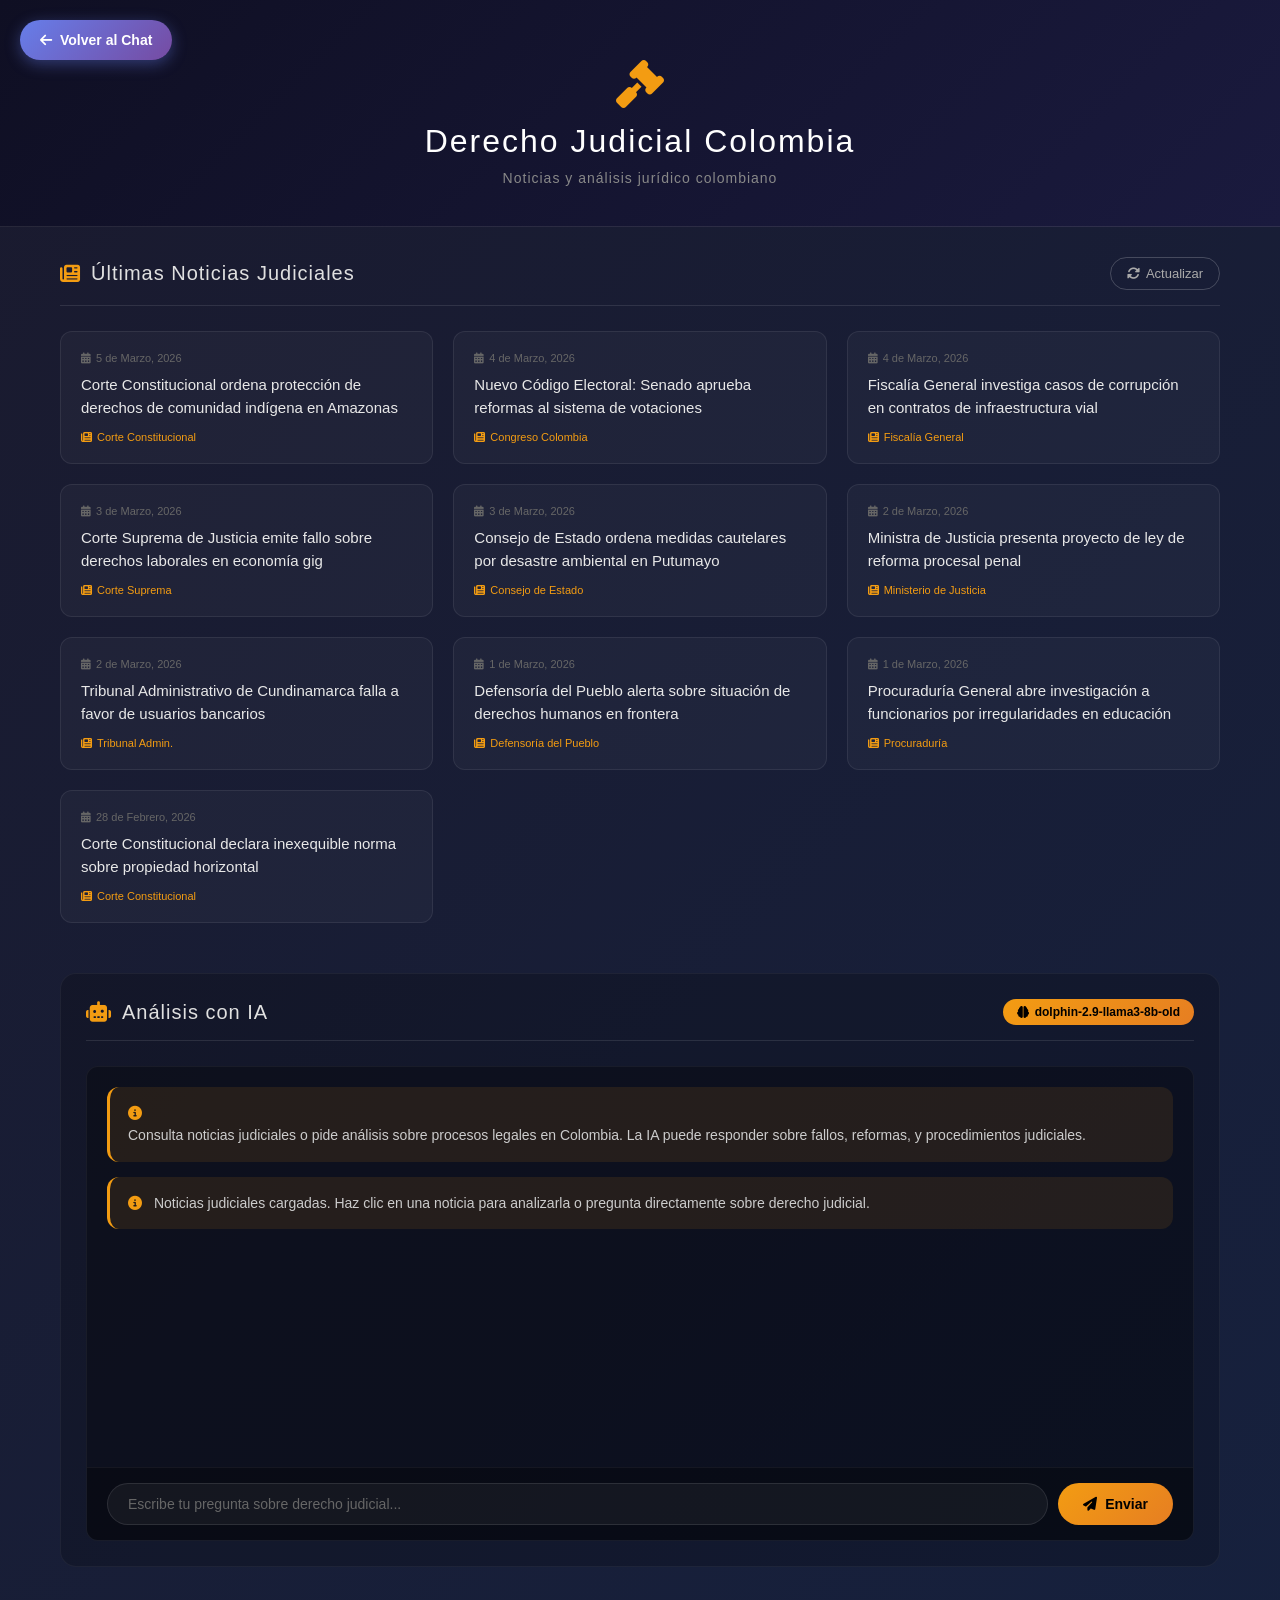
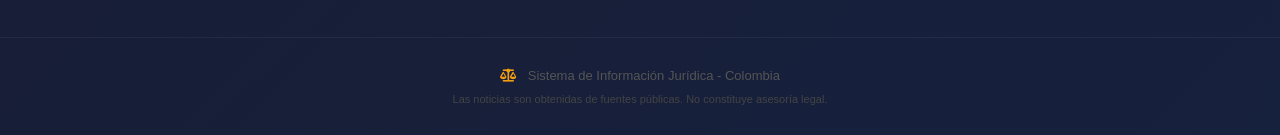
<file: derechojudicial.html>
<!DOCTYPE html>
<html lang="es">
<head>
    <meta charset="UTF-8">
    <meta name="viewport" content="width=device-width, initial-scale=1.0">
    <title>Derecho Judicial - Colombia</title>
    <link rel="stylesheet" href="derechojudicial.css">
    <link rel="stylesheet" href="https://cdnjs.cloudflare.com/ajax/libs/font-awesome/6.4.0/css/all.min.css">
</head>
<body>
    <!-- Botón para volver al chat -->
    <button class="btn-volver" onclick="window.location.href='index.html'">
        <i class="fas fa-arrow-left"></i> Volver al Chat
    </button>

    <!-- Header -->
    <header>
        <div class="header-content">
            <i class="fas fa-gavel"></i>
            <h1>Derecho Judicial Colombia</h1>
            <p>Noticias y análisis jurídico colombiano</p>
        </div>
    </header>

    <!-- Sección de noticias -->
    <main>
        <section class="noticias-section">
            <div class="section-header">
                <h2><i class="fas fa-newspaper"></i> Últimas Noticias Judiciales</h2>
                <button class="btn-actualizar" onclick="cargarNoticias()">
                    <i class="fas fa-sync-alt"></i> Actualizar
                </button>
            </div>
            
            <div id="noticias-container" class="noticias-grid">
                <div class="loading">
                    <i class="fas fa-spinner fa-spin"></i>
                    Cargando noticias judiciales...
                </div>
            </div>
        </section>

        <!-- Sección de análisis IA -->
        <section class="analisis-section">
            <div class="section-header">
                <h2><i class="fas fa-robot"></i> Análisis con IA</h2>
                <span class="modelo-badge">
                    <i class="fas fa-brain"></i> dolphin-2.9-llama3-8b-old
                </span>
            </div>
            
            <!-- Chat de análisis -->
            <div id="chat-analisis" class="chat-container">
                <div class="chat-messages" id="mensajes-analisis">
                    <div class="mensaje-sistema">
                        <i class="fas fa-info-circle"></i>
                        <p>Consulta noticias judiciales o pide análisis sobre procesos legales en Colombia. La IA puede responder sobre fallos, reformas, y procedimientos judiciales.</p>
                    </div>
                </div>
                
                <div class="chat-input-area">
                    <input type="text" id="pregunta-analisis" placeholder="Escribe tu pregunta sobre derecho judicial..." 
                           onkeypress="if(event.key==='Enter')enviarPregunta()">
                    <button class="btn-enviar" onclick="enviarPregunta()">
                        <i class="fas fa-paper-plane"></i> Enviar
                    </button>
                </div>
            </div>
        </section>
    </main>

    <!-- Footer -->
    <footer>
        <p><i class="fas fa-balance-scale"></i> Sistema de Información Jurídica - Colombia</p>
        <p class="disclaimer">Las noticias son obtenidas de fuentes públicas. No constituye asesoría legal.</p>
    </footer>

    <script src="derechojudicial.js"></script>
</body>
</html>
</file>
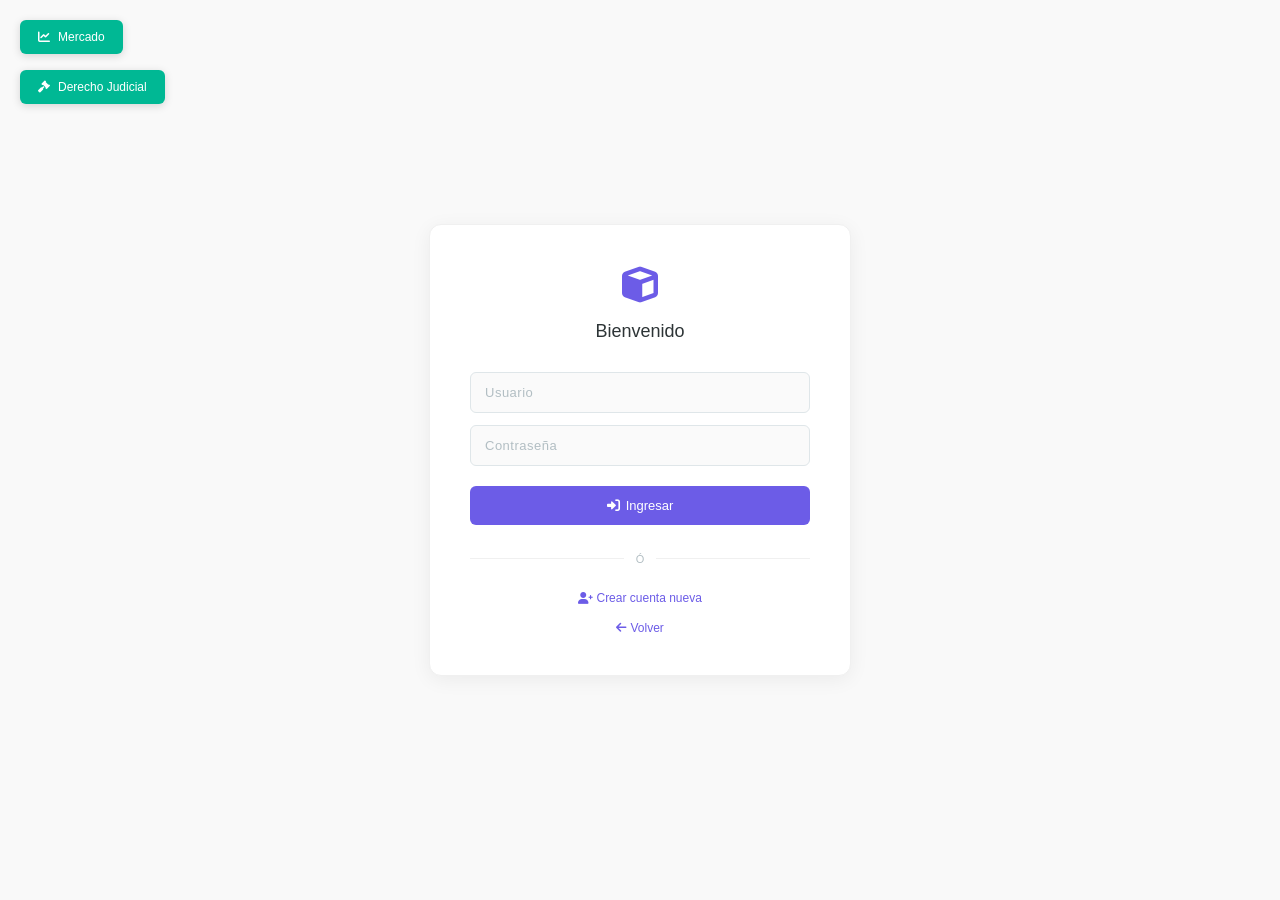
<file: ingreso.html>
<!DOCTYPE html>
<html lang="es">

<head>
    <meta charset="UTF-8">
    <meta name="viewport" content="width=device-width, initial-scale=1.0">
    <title>Ingreso - Vector Prisma</title>
    <!--Estilos para concordancia-->
    <link rel="stylesheet" href="index.css">
    <link rel="stylesheet" href="animacion_index.css">
    <link rel="stylesheet" href="Sender.css">
    <link rel="stylesheet" href="Registro_usuario.css">
    
    <!-- Font Awesome para íconos -->
    <link rel="stylesheet" href="https://cdnjs.cloudflare.com/ajax/libs/font-awesome/6.0.0/css/all.min.css">
    
    <style>
        body.seccion-entrada {
            display: flex;
            justify-content: center;
            align-items: center;
            min-height: 100vh;
            background: #f9f9f9;
        }
        
        .contenedor_ingreso {
            background: #ffffff;
            padding: 40px;
            border-radius: 12px;
            box-shadow: 0 4px 20px rgba(0, 0, 0, 0.06);
            width: 100%;
            max-width: 340px;
            text-align: center;
            border: 1px solid #f0f0f0;
        }
        
        .contenedor_ingreso .logo {
            font-size: 36px;
            color: #6c5ce7;
            margin-bottom: 8px;
        }
        
        .contenedor_ingreso h2 {
            color: #2d3436;
            margin-bottom: 30px;
            font-size: 18px;
            font-weight: 500;
        }
        
        .contenedor_ingreso .chat_input {
            width: 100%;
            padding: 12px 14px;
            margin-bottom: 12px;
            border: 1px solid #dfe6e9;
            border-radius: 6px;
            font-size: 13px;
            transition: all 0.2s;
            box-sizing: border-box;
            background: #fafafa;
            color: #2d3436;
        }
        
        .contenedor_ingreso .chat_input:focus {
            border-color: #6c5ce7;
            outline: none;
            background: #fff;
        }
        
        .contenedor_ingreso .chat_input::placeholder {
            color: #b2bec3;
        }
        
        .contenedor_ingreso .boton-ingresar {
            width: 100%;
            padding: 12px;
            background: #6c5ce7;
            color: white;
            border: none;
            border-radius: 6px;
            font-size: 13px;
            font-weight: 500;
            cursor: pointer;
            transition: all 0.2s;
            margin-top: 8px;
            display: flex;
            align-items: center;
            justify-content: center;
            gap: 6px;
        }
        
        .contenedor_ingreso .boton-ingresar:hover {
            background: #5b4cdb;
        }
        
        .contenedor_ingreso .boton-ingresar:disabled {
            background: #b2bec3;
            cursor: not-allowed;
        }
        
        .contenedor_ingreso a {
            display: block;
            text-align: center;
            font-size: 12px;
            color: #6c5ce7;
            text-decoration: none;
            margin-top: 16px;
            transition: color 0.2s;
        }
        
        .contenedor_ingreso a:hover {
            color: #5b4cdb;
        }
        
        .contenedor_ingreso .divider {
            margin: 24px 0;
            position: relative;
            text-align: center;
        }
        
        .contenedor_ingreso .divider::before {
            content: '';
            position: absolute;
            left: 0;
            top: 50%;
            width: 100%;
            height: 1px;
            background: #f0f0f0;
        }
        
        .contenedor_ingreso .divider span {
            background: #fff;
            padding: 0 12px;
            color: #b2bec3;
            font-size: 11px;
            position: relative;
        }
        
        .contenedor_ingreso .mensaje-error {
            color: #d63031;
            font-size: 12px;
            margin-bottom: 12px;
            padding: 10px;
            border-radius: 6px;
            background: #fff5f5;
            display: none;
        }
        
        .contenedor_ingreso .mensaje-error.visible {
            display: block;
        }
        
        .contenedor_ingreso .loading {
            display: inline-block;
            width: 14px;
            height: 14px;
            border: 2px solid #ffffff;
            border-radius: 50%;
            border-top-color: transparent;
            animation: spin 0.8s linear infinite;
        }
        
        @keyframes spin {
            to { transform: rotate(360deg); }
        }
        
        /* Botón de Mercado fijo */
        .btn-mercado-fijo {
            position: fixed;
            top: 20px;
            left: 20px;
            display: flex;
            align-items: center;
            gap: 8px;
            padding: 10px 18px;
            font-size: 12px;
            font-weight: 500;
            color: #fff;
            background: #00b894;
            border: none;
            border-radius: 6px;
            cursor: pointer;
            transition: all 0.2s ease;
            box-shadow: 0 2px 8px rgba(0, 0, 0, 0.15);
            z-index: 1000;
        }
        
        .btn-mercado-fijo:hover {
            background: #00a383;
            transform: scale(1.05);
        }
    </style>
</head>

<body class="seccion-entrada">
    
    <!-- Botón de mercado -->
    <button class="btn-mercado-fijo" onclick="window.location.href='mercado.html'">
        <i class="fas fa-chart-line"></i> Mercado
    </button>
    
    <!-- Botón de derecho judicial -->
    <button class="btn-mercado-fijo" style="top: 70px;" onclick="window.location.href='derechojudicial.html'">
        <i class="fas fa-gavel"></i> Derecho Judicial
    </button>
    
    <div id="sistema_operativo"></div>
    <div class="contenedor_ingreso">
        <div class="logo">
            <i class="fas fa-cube"></i>
        </div>
        <h2>Bienvenido</h2>
        
        <div id="mensaje-error" class="mensaje-error"></div>
        
        <input type="text" id="ingreso_usuario" placeholder="Usuario" class="chat_input">
        <input type="password" id="ingreso_pass" placeholder="Contraseña" class="chat_input">

        <button id="boton-ingresar" class="boton-ingresar" onclick="ejecutarIngreso()">
            <i class="fas fa-sign-in-alt"></i> <span>Ingresar</span>
        </button>

        <div class="divider">
            <span>Ó</span>
        </div>

        <a href="Registro_usuario.html">
            <i class="fas fa-user-plus"></i> Crear cuenta nueva
        </a>
        
        <a href="index.html">
            <i class="fas fa-arrow-left"></i> Volver
        </a>
    </div>
    
    <script src="conexionbdAdominio.js"></script>
    <script>
        async function ejecutarIngreso() {
            const usuario = document.getElementById('ingreso_usuario').value.trim();
            const pass = document.getElementById('ingreso_pass').value.trim();
            const boton = document.getElementById('boton-ingresar');
            const mensajeError = document.getElementById('mensaje-error');
            
            // Resetear mensaje de error
            mensajeError.classList.remove('visible');
            mensajeError.textContent = '';
            
            if (!usuario || !pass) {
                mensajeError.textContent = 'Por favor complete todos los campos';
                mensajeError.classList.add('visible');
                return;
            }
            
            // Mostrar estado de carga
            boton.disabled = true;
            boton.innerHTML = '<span class="loading"></span> Verificando...';
            
            try {
                // Verificar credenciales usando la función de la base de datos
                const esValido = await window.verificarCredenciales(usuario, pass);
                
                if (esValido) {
                    // Actualizar UI
                    if (window.GestorConversaciones && window.GestorConversaciones.recargarParaUsuario) {
                        window.GestorConversaciones.recargarParaUsuario();
                    }
                    if (window.BarraTokens && window.BarraTokens.actualizarBotonIngreso) {
                        window.BarraTokens.actualizarBotonIngreso();
                    }
                    // Credenciales correctas - redirigir
                    window.location.href = 'index.html';
                } else {
                    // Credenciales incorrectas
                    mensajeError.textContent = 'Usuario o contraseña incorrectos';
                    mensajeError.classList.add('visible');
                }
            } catch (error) {
                console.error('Error en el login:', error);
                mensajeError.textContent = 'Error de conexión. Por favor intente más tarde.';
                mensajeError.classList.add('visible');
            } finally {
                // Restaurar botón
                boton.disabled = false;
                boton.innerHTML = '<i class="fas fa-sign-in-alt"></i> <span>Ingresar</span>';
            }
        }
        
        // Permitir enter para enviar
        document.getElementById('ingreso_pass').addEventListener('keypress', function(e) {
            if (e.key === 'Enter') {
                ejecutarIngreso();
            }
        });
        
        // También permitir enter en el usuario
        document.getElementById('ingreso_usuario').addEventListener('keypress', function(e) {
            if (e.key === 'Enter') {
                ejecutarIngreso();
            }
        });
    </script>
</body>

</html>
</file>
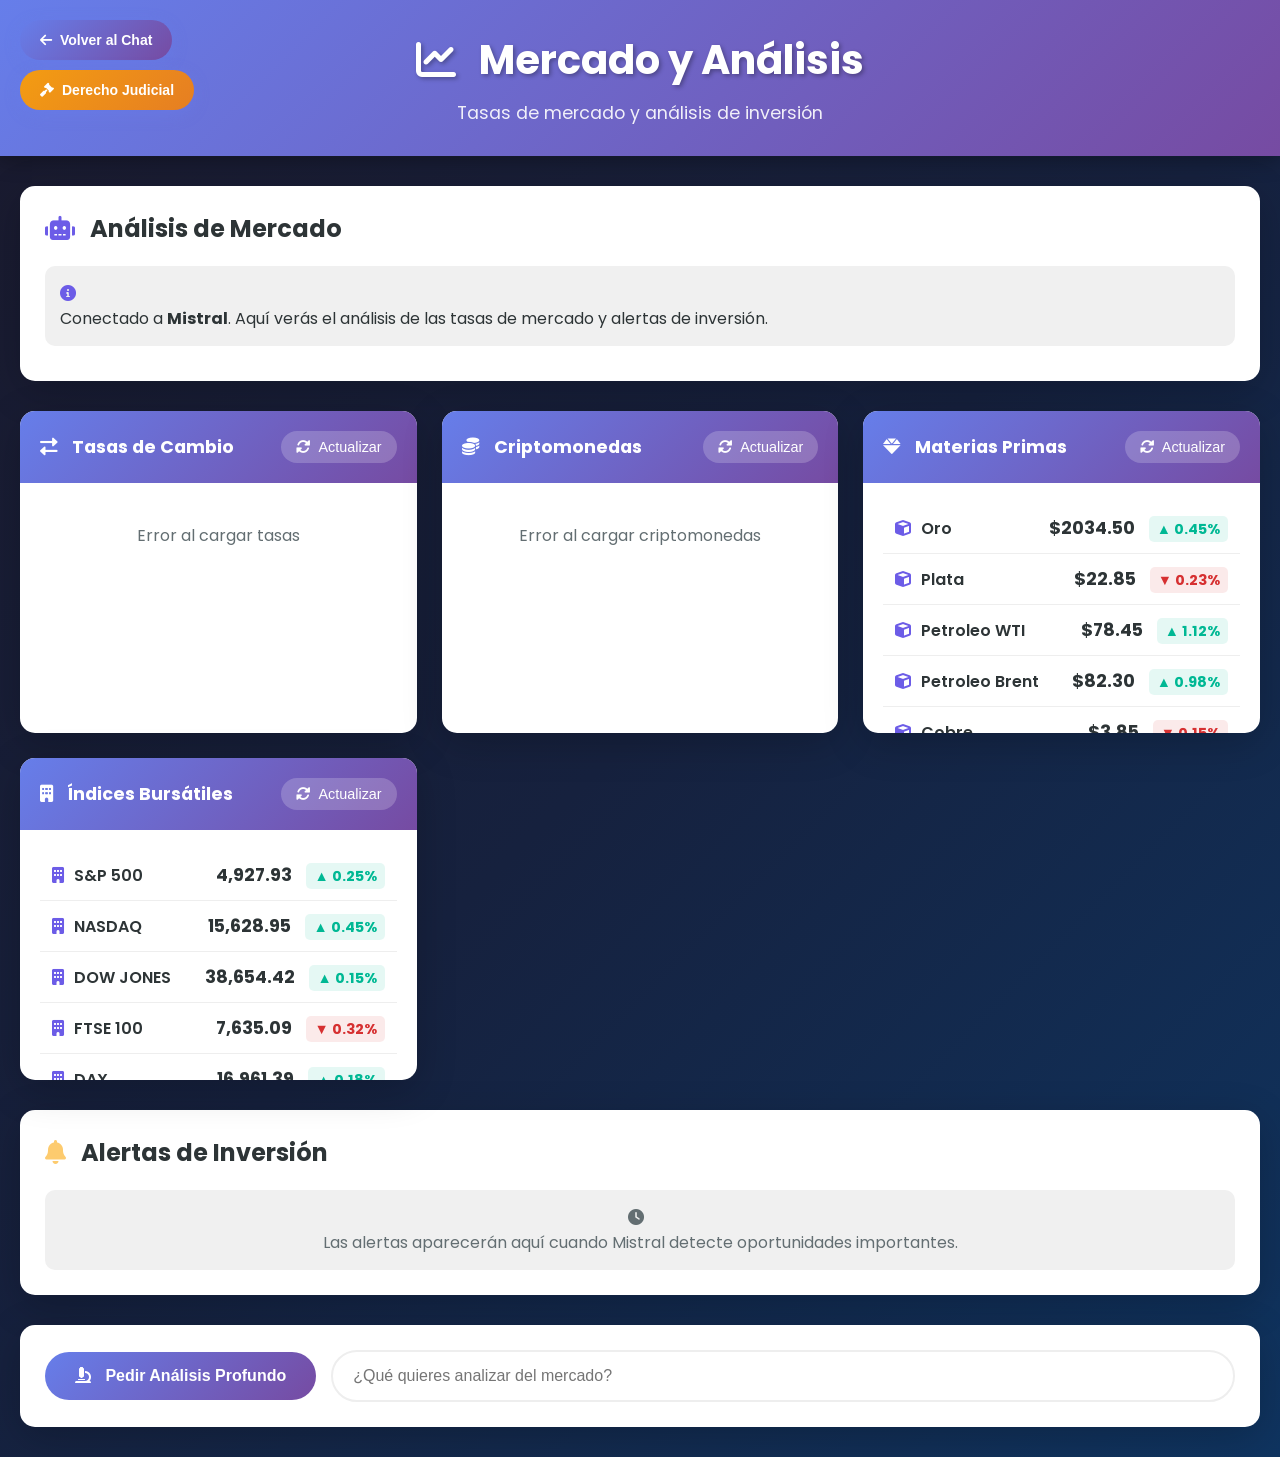
<file: mercado.html>
<!DOCTYPE html>
<html lang="es">
<head>
    <meta charset="UTF-8">
    <meta name="viewport" content="width=device-width, initial-scale=1.0">
    <title>Vector Prisma - Mercado y Análisis</title>
    <link rel="stylesheet" href="mercado.css">
    <link rel="stylesheet" href="https://cdnjs.cloudflare.com/ajax/libs/font-awesome/6.0.0/css/all.min.css">
    <style>
        @import url('https://fonts.googleapis.com/css2?family=Poppins:wght@300;400;500;600;700&display=swap');
    </style>
</head>
<body>
    <!-- Botón para volver al chat -->
    <button class="btn-volver" onclick="window.location.href='index.html'">
        <i class="fas fa-arrow-left"></i> Volver al Chat
    </button>

    <!-- Botón de derecho judicial -->
    <button class="btn-volver" style="top: 70px; background: linear-gradient(135deg, #f39c12 0%, #e67e22 100%);" onclick="window.location.href='derechojudicial.html'">
        <i class="fas fa-gavel"></i> Derecho Judicial
    </button>

    <!-- Header -->
    <header>
        <div class="header-content">
            <h1><i class="fas fa-chart-line"></i> Mercado y Análisis</h1>
            <p> Tasas de mercado y análisis de inversión</p>
        </div>
    </header>

    <!-- Contenedor principal -->
    <main>
        <!-- Panel de análisis de IA -->
        <section class="panel-analisis">
            <h2><i class="fas fa-robot"></i> Análisis de Mercado</h2>
            <div class="analisis-container">
                <div id="analisis-ia" class="analisis-mensajes">
                    <div class="mensaje-sistema">
                        <i class="fas fa-info-circle"></i>
                        <p>Conectado a <strong>Mistral</strong>. Aquí verás el análisis de las tasas de mercado y alertas de inversión.</p>
                    </div>
                </div>
            </div>
        </section>

        <!-- Grid de tasas de mercado -->
        <section class="tasas-grid">
            <!-- Tasas de Cambio -->
            <div class="card">
                <div class="card-header">
                    <h3><i class="fas fa-exchange-alt"></i> Tasas de Cambio</h3>
                    <button class="btn-actualizar" onclick="actualizarTasas()">
                        <i class="fas fa-sync-alt"></i> Actualizar
                    </button>
                </div>
                <div class="card-body" id="tasas-cambio">
                    <div class="loading">Cargando...</div>
                </div>
            </div>

            <!-- Criptomonedas -->
            <div class="card">
                <div class="card-header">
                    <h3><i class="fas fa-coins"></i> Criptomonedas</h3>
                    <button class="btn-actualizar" onclick="actualizarCriptos()">
                        <i class="fas fa-sync-alt"></i> Actualizar
                    </button>
                </div>
                <div class="card-body" id="criptomonedas">
                    <div class="loading">Cargando...</div>
                </div>
            </div>

            <!-- Materias Primas -->
            <div class="card">
                <div class="card-header">
                    <h3><i class="fas fa-gem"></i> Materias Primas</h3>
                    <button class="btn-actualizar" onclick="actualizarMaterias()">
                        <i class="fas fa-sync-alt"></i> Actualizar
                    </button>
                </div>
                <div class="card-body" id="materias-primas">
                    <div class="loading">Cargando...</div>
                </div>
            </div>

            <!-- Índices Bursátiles -->
            <div class="card">
                <div class="card-header">
                    <h3><i class="fas fa-building"></i> Índices Bursátiles</h3>
                    <button class="btn-actualizar" onclick="actualizarIndices()">
                        <i class="fas fa-sync-alt"></i> Actualizar
                    </button>
                </div>
                <div class="card-body" id="indices-bursatiles">
                    <div class="loading">Cargando...</div>
                </div>
            </div>
        </section>

        <!-- Alertas de inversión -->
        <section class="alertas-section">
            <h2><i class="fas fa-bell"></i> Alertas de Inversión</h2>
            <div id="alertas" class="alertas-container">
                <div class="alerta-info">
                    <i class="fas fa-clock"></i>
                    <p>Las alertas aparecerán aquí cuando Mistral detecte oportunidades importantes.</p>
                </div>
            </div>
        </section>

        <!-- Botón para análisis profundo -->
        <section class="analisis-profundo">
            <button class="btn-analisis" onclick="pedirAnalisisProfundo()">
                <i class="fas fa-microscope"></i> Pedir Análisis Profundo
            </button>
            <input type="text" id="pregunta-analisis" placeholder="¿Qué quieres analizar del mercado?">
        </section>
    </main>

    <!-- Scripts -->
    <script src="mercado.js"></script>
    <script>
        // Inicializar
        window.onload = function() {
            actualizarTodo();
        };
    </script>
</body>
</html>
</file>
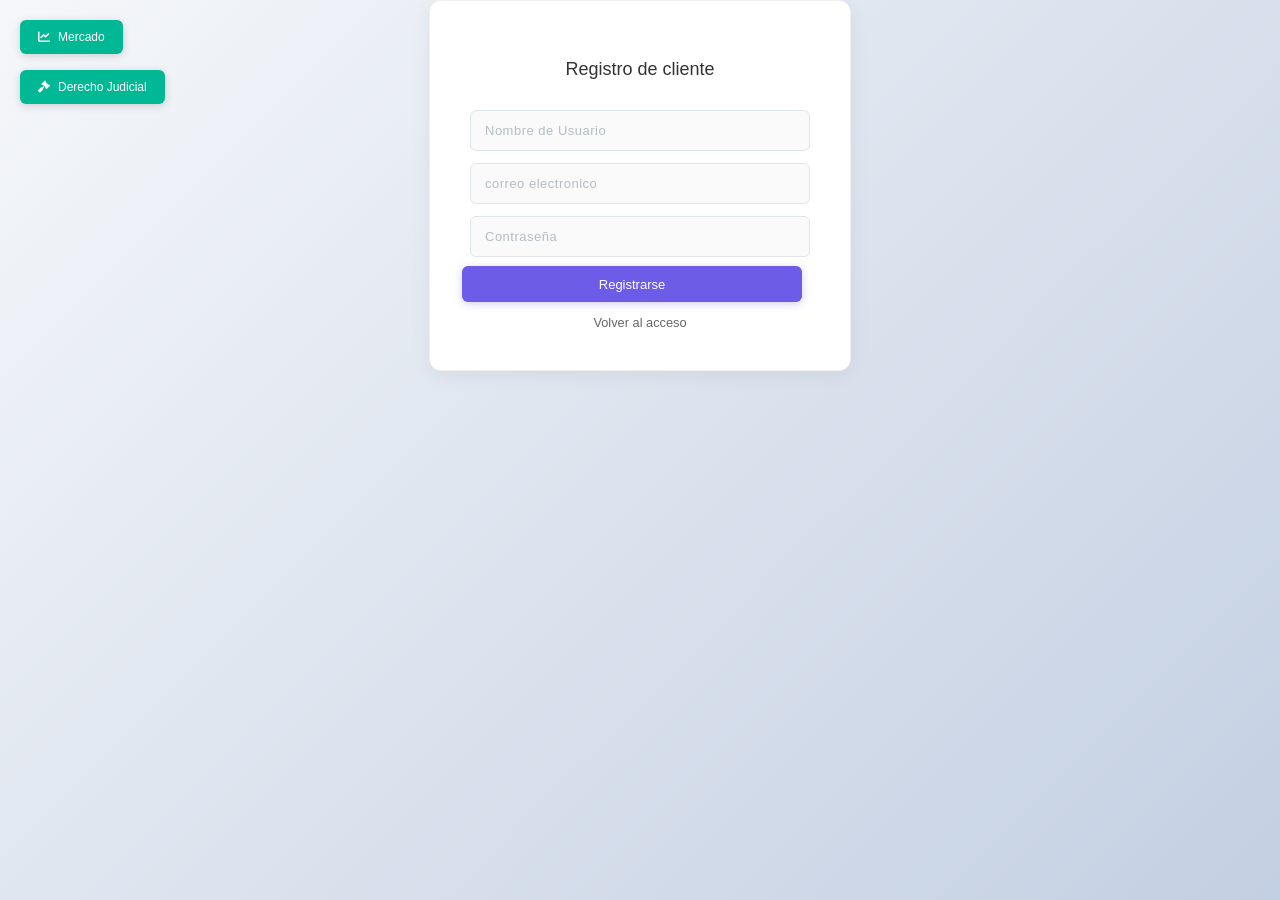
<file: Registro_usuario.html>
<!DOCTYPE html>
<html lang="es">

<head>
    <meta charset="UTF-8">
    <meta name="viewport" content="width=device-width, initial-scale=1.0">
    <title>Registro - Vector Prisma</title>
    <!--Estilos para concordancia-->
    <link rel="stylesheet" href="index.css">
    <link rel="stylesheet" href="animacion_index.css">
    <link rel="stylesheet" href="Sender.css">
    <link rel="stylesheet" href="Registro_usuario.css"> 
    <link rel="stylesheet" href="https://cdnjs.cloudflare.com/ajax/libs/font-awesome/6.0.0/css/all.min.css">
    
    <style>
        /* Botón de Mercado fijo */
        .btn-mercado-fijo {
            position: fixed;
            top: 20px;
            left: 20px;
            display: flex;
            align-items: center;
            gap: 8px;
            padding: 10px 18px;
            font-size: 12px;
            font-weight: 500;
            color: #fff;
            background: #00b894;
            border: none;
            border-radius: 6px;
            cursor: pointer;
            transition: all 0.2s ease;
            box-shadow: 0 2px 8px rgba(0, 0, 0, 0.15);
            z-index: 1000;
        }
        
        .btn-mercado-fijo:hover {
            background: #00a383;
            transform: scale(1.05);
        }
    </style>
    </head>

<body class="seccion-entrada">
    
    <!-- Botón de mercado -->
    <button class="btn-mercado-fijo" onclick="window.location.href='mercado.html'">
        <i class="fas fa-chart-line"></i> Mercado
    </button>
    
    <!-- Botón de derecho judicial -->
    <button class="btn-mercado-fijo" style="top: 70px;" onclick="window.location.href='derechojudicial.html'">
        <i class="fas fa-gavel"></i> Derecho Judicial
    </button>
    
    <div id="sistema_operativo"></div>
    <div class="contenedor_registro">
        <h3 style="text-align: center; color:#333">Registro de cliente </h3>    
        <input type="text" id="reg_usuario" placeholder="Nombre de Usuario" class="chat_input"> <!--Registro de usuarios-->
        <input type="email" id="reg_correo" placeholder="correo electronico" class="chat_input"> <!--Campo de correo electronico -->
        <input type="password" id="reg_pass" placeholder="Contraseña" class="chat_input">

        <button class="boton_de_chat" onclick="ejecutarRegistro()" style="width: 100%; margin: 0;">
            Registrarse
        </button>

        <a href="index.html" style="text-align: center; font-size: 0.8em; color: #666; text-decoration: none; margin-top: 10px" >
            Volver al acceso
        </a>
    </div>
    <script src="conexionbdAdominio.js"></script>
    <script src="ejecutarregistro.js"></script>
</body>

</html>
</file>
<file: derechojudicial.css>
/* derechojudicial.css - Estilo minimalista para derecho judicial */
* {
    margin: 0;
    padding: 0;
    box-sizing: border-box;
}

body {
    font-family: 'Segoe UI', Tahoma, Geneva, Verdana, sans-serif;
    background: linear-gradient(135deg, #1a1a2e 0%, #16213e 100%);
    min-height: 100vh;
    color: #e0e0e0;
}

/* Botón Volver */
.btn-volver {
    position: fixed;
    top: 20px;
    left: 20px;
    background: linear-gradient(135deg, #667eea 0%, #764ba2 100%);
    color: white;
    border: none;
    padding: 12px 20px;
    border-radius: 25px;
    font-size: 14px;
    font-weight: 600;
    cursor: pointer;
    z-index: 1000;
    display: flex;
    align-items: center;
    gap: 8px;
    box-shadow: 0 4px 15px rgba(102, 126, 234, 0.4);
    transition: all 0.3s ease;
}

.btn-volver:hover {
    transform: translateY(-2px);
    box-shadow: 0 6px 20px rgba(102, 126, 234, 0.6);
}

/* Header */
header {
    background: linear-gradient(135deg, #0f0f23 0%, #1a1a3e 100%);
    padding: 60px 20px 40px;
    text-align: center;
    border-bottom: 1px solid rgba(255,255,255,0.1);
}

.header-content {
    max-width: 800px;
    margin: 0 auto;
}

.header-content i {
    font-size: 48px;
    color: #f39c12;
    margin-bottom: 15px;
}

.header-content h1 {
    font-size: 32px;
    font-weight: 300;
    letter-spacing: 2px;
    margin-bottom: 10px;
    color: #ffffff;
}

.header-content p {
    font-size: 14px;
    color: #888;
    letter-spacing: 1px;
}

/* Main */
main {
    max-width: 1200px;
    margin: 0 auto;
    padding: 30px 20px;
}

/* Section Headers */
.section-header {
    display: flex;
    justify-content: space-between;
    align-items: center;
    margin-bottom: 25px;
    padding-bottom: 15px;
    border-bottom: 1px solid rgba(255,255,255,0.1);
}

.section-header h2 {
    font-size: 20px;
    font-weight: 400;
    letter-spacing: 1px;
    display: flex;
    align-items: center;
    gap: 10px;
}

.section-header h2 i {
    color: #f39c12;
}

.btn-actualizar {
    background: transparent;
    border: 1px solid rgba(255,255,255,0.2);
    color: #aaa;
    padding: 8px 16px;
    border-radius: 20px;
    cursor: pointer;
    font-size: 13px;
    transition: all 0.3s ease;
    display: flex;
    align-items: center;
    gap: 6px;
}

.btn-actualizar:hover {
    background: rgba(255,255,255,0.1);
    color: #fff;
    border-color: rgba(255,255,255,0.4);
}

/* Noticias Grid */
.noticias-section {
    margin-bottom: 50px;
}

.noticias-grid {
    display: grid;
    grid-template-columns: repeat(auto-fill, minmax(300px, 1fr));
    gap: 20px;
}

.noticia-card {
    background: rgba(255,255,255,0.03);
    border: 1px solid rgba(255,255,255,0.08);
    border-radius: 12px;
    padding: 20px;
    transition: all 0.3s ease;
    cursor: pointer;
}

.noticia-card:hover {
    background: rgba(255,255,255,0.06);
    border-color: rgba(243, 156, 18, 0.3);
    transform: translateY(-3px);
}

.noticia-fecha {
    font-size: 11px;
    color: #666;
    margin-bottom: 10px;
    display: flex;
    align-items: center;
    gap: 5px;
}

.noticia-titulo {
    font-size: 15px;
    font-weight: 500;
    line-height: 1.5;
    margin-bottom: 12px;
    color: #e8e8e8;
}

.noticia-fuente {
    font-size: 11px;
    color: #f39c12;
    display: flex;
    align-items: center;
    gap: 5px;
}

.loading {
    grid-column: 1 / -1;
    text-align: center;
    padding: 60px 20px;
    color: #666;
    font-size: 14px;
}

.loading i {
    font-size: 32px;
    margin-bottom: 15px;
    display: block;
    color: #f39c12;
}

/* Análisis Section */
.analisis-section {
    background: rgba(0,0,0,0.2);
    border-radius: 16px;
    padding: 25px;
    border: 1px solid rgba(255,255,255,0.05);
}

.modelo-badge {
    background: linear-gradient(135deg, #f39c12 0%, #e67e22 100%);
    color: #000;
    padding: 6px 14px;
    border-radius: 20px;
    font-size: 12px;
    font-weight: 600;
    display: flex;
    align-items: center;
    gap: 6px;
}

/* Chat Container */
.chat-container {
    background: rgba(0,0,0,0.3);
    border-radius: 12px;
    overflow: hidden;
    border: 1px solid rgba(255,255,255,0.05);
}

.chat-messages {
    height: 400px;
    overflow-y: auto;
    padding: 20px;
    display: flex;
    flex-direction: column;
    gap: 15px;
}

.chat-messages::-webkit-scrollbar {
    width: 6px;
}

.chat-messages::-webkit-scrollbar-track {
    background: rgba(0,0,0,0.2);
}

.chat-messages::-webkit-scrollbar-thumb {
    background: rgba(255,255,255,0.1);
    border-radius: 3px;
}

.mensaje-sistema, .mensaje-usuario, .mensaje-ia {
    padding: 15px 18px;
    border-radius: 12px;
    font-size: 14px;
    line-height: 1.6;
    animation: fadeIn 0.3s ease;
}

@keyframes fadeIn {
    from { opacity: 0; transform: translateY(10px); }
    to { opacity: 1; transform: translateY(0); }
}

.mensaje-sistema {
    background: rgba(243, 156, 18, 0.1);
    border-left: 3px solid #f39c12;
    color: #ccc;
}

.mensaje-sistema i {
    color: #f39c12;
    margin-right: 8px;
}

.mensaje-usuario {
    background: rgba(102, 126, 234, 0.2);
    border-right: 3px solid #667eea;
    align-self: flex-end;
    max-width: 80%;
}

.mensaje-ia {
    background: rgba(255,255,255,0.05);
    border-left: 3px solid #00a383;
    align-self: flex-start;
    max-width: 90%;
}

.mensaje-ia h4 {
    color: #00a383;
    font-size: 13px;
    margin-bottom: 8px;
    display: flex;
    align-items: center;
    gap: 8px;
}

/* Chat Input */
.chat-input-area {
    display: flex;
    gap: 10px;
    padding: 15px 20px;
    background: rgba(0,0,0,0.3);
    border-top: 1px solid rgba(255,255,255,0.05);
}

.chat-input-area input {
    flex: 1;
    background: rgba(255,255,255,0.05);
    border: 1px solid rgba(255,255,255,0.1);
    border-radius: 25px;
    padding: 12px 20px;
    color: #fff;
    font-size: 14px;
    transition: all 0.3s ease;
}

.chat-input-area input:focus {
    outline: none;
    border-color: rgba(243, 156, 18, 0.5);
    background: rgba(255,255,255,0.08);
}

.chat-input-area input::placeholder {
    color: #666;
}

.btn-enviar {
    background: linear-gradient(135deg, #f39c12 0%, #e67e22 100%);
    border: none;
    color: #000;
    padding: 12px 25px;
    border-radius: 25px;
    cursor: pointer;
    font-weight: 600;
    font-size: 14px;
    display: flex;
    align-items: center;
    gap: 8px;
    transition: all 0.3s ease;
}

.btn-enviar:hover {
    transform: scale(1.05);
    box-shadow: 0 4px 15px rgba(243, 156, 18, 0.4);
}

/* Footer */
footer {
    text-align: center;
    padding: 30px 20px;
    color: #555;
    font-size: 13px;
    border-top: 1px solid rgba(255,255,255,0.05);
    margin-top: 40px;
}

footer i {
    color: #f39c12;
    margin-right: 8px;
}

.disclaimer {
    margin-top: 10px;
    font-size: 11px;
    color: #444;
}

/* Responsive */
@media (max-width: 768px) {
    .header-content h1 {
        font-size: 24px;
    }
    
    .noticias-grid {
        grid-template-columns: 1fr;
    }
    
    .section-header {
        flex-direction: column;
        gap: 15px;
        align-items: flex-start;
    }
    
    .chat-input-area {
        flex-direction: column;
    }
    
    .btn-enviar {
        width: 100%;
        justify-content: center;
    }
}
</file>
<file: index.css>
/* ========================
   ESTILOS PRINCIPALES - Vector Prisma
   Paleta minimalista: #6c5ce7 (primary), #2d3436 (texto), #f9f9f9 (fondo)
   ======================== */

body {
    margin: 0;
    height: 100vh;
    background: linear-gradient(135deg, #f5f7fa 0%, #c3cfe2 100%);
    overflow-x: hidden;
    font-family: 'Segoe UI', 'Roboto', 'Helvetica Neue', Tahoma, Verdana, sans-serif;
}

/* Animación slideUp */
@keyframes slideUp {
    from {
        opacity: 0;
        transform: translateY(20px);
    }

    to {
        opacity: 1;
        transform: translateY(0);
    }
}

/* Partículas flotantes de fondo */
body::before {
    content: '';
    position: fixed;
    top: 0;
    left: 0;
    width: 100%;
    height: 100%;
    background: transparent;
    pointer-events: none;
    z-index: 0;
}

/* Estado de conexión */
#estado {
    position: fixed;
    top: 20px;
    right: 20px;
    padding: 10px 25px;
    background: #f0f0f0;
    color: white;
    font-weight: 700;
    font-size: 0.9em;
    border-radius: 25px;
    box-shadow: 0 4px 15px rgba(255, 107, 107, 0.4);
    z-index: 1001;
    text-transform: uppercase;
    letter-spacing: 1px;
}

/* Contenedor principal - MODIFICADO para mejor distribución vertical */
#interfaz-operativa {
    position: fixed;
    top: 0;
    left: 0;
    width: 100%;
    height: 100vh;
    display: flex;
    flex-direction: column;
    justify-content: flex-start;
    align-items: center;
    padding-top: 100px;
    padding-bottom: 140px;
    box-sizing: border-box;
}

/* ========================
   BOTÓN DE REGISTRO
   ======================== */

.boton-registro-destacado {
    position: fixed;
    top: 20px;
    right: 20px;
    display: flex;
    align-items: center;
    gap: 8px;
    padding: 10px 18px;
    font-size: 12px;
    font-weight: 500;
    color: #2d3436;
    background: #ffffff;
    border: 1px solid #dfe6e9;
    border-radius: 6px;
    cursor: pointer;
    transition: all 0.2s ease;
    box-shadow: 0 2px 8px rgba(0, 0, 0, 0.04);
    z-index: 1000;
}

.boton-registro-destacado:hover {
    background: #6c5ce7;
    color: #ffffff;
    border-color: #6c5ce7;
}

/* Botón de Mercado */
.boton-mercado {
    position: fixed;
    top: 20px;
    left: 15px;
    display: flex;
    align-items: center;
    gap: 8px;
    padding: 10px 18px;
    font-size: 12px;
    font-weight: 500;
    color: #2d3436;
    background: #ffffff;
    border: 1px solid #dfe6e9;
    border-radius: 6px;
    cursor: pointer;
    transition: all 0.2s ease;
    box-shadow: 0 2px 8px rgba(0, 0, 0, 0.04);
    z-index: 1000;
}

.boton-mercado:hover {
    background: #00b894;
    color: #ffffff;
    border-color: #00b894;
}

.boton-mercado i {
    font-size: 12px;
}

/* Botón de Derecho Judicial */
.boton-derecho {
    position: fixed;
    top: 55px;
    left: 15px;
    display: flex;
    align-items: center;
    gap: 8px;
    padding: 10px 18px;
    font-size: 12px;
    font-weight: 500;
    color: #2d3436;
    background: #ffffff;
    border: 1px solid #dfe6e9;
    border-radius: 6px;
    cursor: pointer;
    transition: all 0.2s ease;
    box-shadow: 0 2px 8px rgba(0, 0, 0, 0.04);
    z-index: 1000;
}

.boton-derecho:hover {
    background: #f39c12;
    color: #ffffff;
    border-color: #f39c12;
}

.boton-registro-destacado i {
    font-size: 12px;
}

/* ========================
   PANEL DE RESPUESTAS - CORREGIDO: arriba, grande y centrado
   ======================== */

.Panel_Answers {
    position: fixed;
    top: 50%;
    left: 50%;
    transform: translate(-50%, -50%);
    width: 100%;
    max-width: 800px;
    max-height: 80vh;
    overflow-y: auto;
    padding: 35px;
    background: #ffffff;
    backdrop-filter: blur(20px);
    border-radius: 25px;
    border: 2px solid rgba(102, 126, 234, 0.4);
    box-shadow: 0 20px 60px rgba(0, 0, 0, 0.6);
    display: none;
    z-index: 998;
    animation: slideIn 0.4s ease-out;
}

@keyframes slideIn {
    from {
        opacity: 0;
        transform: translate(-50%, -50%) scale(0.9);
    }

    to {
        opacity: 1;
        transform: translate(-50%, -50%) scale(1);
    }
}

.Panel_Answers::-webkit-scrollbar {
    width: 10px;
}

.Panel_Answers::-webkit-scrollbar-track {
    background: rgba(255, 255, 255, 0.1);
    border-radius: 5px;
}

.Panel_Answers::-webkit-scrollbar-thumb {
    background: #dfe6e9;
    border-radius: 5px;
}

.Identificador_tarea {
    font-size: 18px;
    font-weight: 500;
    color: #fff;
    padding-bottom: 15px;
    border-bottom: 2px solid rgba(255, 255, 255, 0.2);
    line-height: 1.8;
    white-space: pre-wrap;
    word-wrap: break-word;
}

/* ========================
   CONTENEDOR DE CHAT
   ======================== */

.contenedor_chat {
    position: fixed;
    bottom: 20px;
    left: 50%;
    transform: translateX(-50%);
    display: flex;
    align-items: center;
    gap: 10px;
    width: 85%;
    max-width: 650px;
    padding: 6px 12px;
    background: #ffffff;
    border-radius: 50px;
    border: 1px solid #dfe6e9;
    box-shadow: 0 4px 20px rgba(0, 0, 0, 0.08);
    pointer-events: auto;
    animation: slideUp 0.3s ease-out;
    z-index: 100;
}

.contenedor_chat:hover {
    box-shadow: 0 6px 25px rgba(0, 0, 0, 0.12);
}

/* Contenedor del input */
.Contain_Input_chat {
    flex: 1;
    width: 100%;
    position: relative;
}

/* Contenedor principal de la barra (el óvalo) */
.input_container {
    display: flex;
    align-items: center;
    background: rgba(255, 255, 255, 0.07);
    /* Efecto cristal */
    backdrop-filter: blur(15px);
    /* Desfoque de fondo */
    border: 1px solid rgba(255, 255, 255, 0.15);
    border-radius: 40px;
    padding: 8px 25px;
    box-shadow: 0 8px 32px 0 rgba(0, 0, 0, 0.37);
    transition: all 0.3s ease;
}

/* Mejora al pasar el mouse o escribir */
.input_container:focus-within {
    background: rgba(255, 255, 255, 0.12);
    border: 1px solid rgba(255, 255, 255, 0.3);
    box-shadow: 0 8px 32px 0 rgba(100, 100, 255, 0.2);
    /* Brillo sutil azulado */
}

/* Tu input con altura reducida */
.chat_input {
    flex: 1;
    width: 100%;
    padding: 8px 0;
    border: none;
    background: transparent;
    font-size: 14px;
    font-family: 'Segoe UI', sans-serif;
    outline: none;
    color: #2d3436;
    letter-spacing: 0.5px;
}

.chat_input::placeholder {
    color: #b2bec3;
    font-weight: 400;
}

/* ========================
   BOTÓN DE ENVIAR
   ======================== */

.boton_de_chat {
    display: flex;
    align-items: center;
    justify-content: center;
    width: 36px;
    height: 36px;
    padding: 0;
    background: #6c5ce7;
    color: #ffffff;
    border: none;
    border-radius: 50%;
    font-size: 14px;
    font-weight: 500;
    cursor: pointer;
    transition: all 0.2s ease;
    box-shadow: 0 2px 8px rgba(108, 92, 231, 0.3);
    flex-shrink: 0;
    transform: translate(-8px, -3px);
}

.boton_de_chat:hover {
   
    transform: translate(-8px, -5px) scale(1.05);
    background: #5b4cdb;
    box-shadow: 0 4px 12px rgba(108, 92, 231, 0.4);
}

.boton_de_chat:active {
    transform: scale(0.98);
}

.boton_de_chat:disabled {
    opacity: 0.4;
    cursor: not-allowed;
    filter: grayscale(100%);
    /* Lo hace gris cuando no está disponible */
}

/* ========================
   HISTORIAL DE CHAT (opcional)
   ======================== */

#historial-chat {
    width: 100%;
    max-width: 600px;
    margin: 0 auto;
    min-height: 250px;
    max-height: 380px;
    overflow-y: auto;
    padding: 20px;
    padding-bottom: 30px;
    color: #2d3436;
    font-size: 14px;
    background: transparent;
    border-radius: 15px;
    display: block;
}

#historial-chat::-webkit-scrollbar {
    width: 4px;
}

#historial-chat::-webkit-scrollbar-track {
    background: transparent;
}

#historial-chat::-webkit-scrollbar-thumb {
    background: #dfe6e9;
    border-radius: 2px;
}
</file>
<file: animacion_index.css>
/* Animación index - Estilos complementarios */
/* Los estilos principales están en index.css */

/* Este archivo puede contener animaciones adicionales si es necesario */
</file>
<file: Sender.css>
#interfaz-operativa-sender {
    display: flex;
    flex-direction: column;
    align-items: center;
    justify-content: flex-end;
    width: 100%;
    min-height: 100vh;
    box-sizing: border-box;
}

/* Área de mensajes */
.chat_mensajes {
    display: none;
}
</file>
<file: Registro_usuario.css>
/* Registro de usuario - Estilo Minimalista */
.contenedor_registro {
    background: #ffffff;
    padding: 40px;
    border-radius: 12px;
    box-shadow: 0 4px 20px rgba(0, 0, 0, 0.06);
    width: 100%;
    max-width: 340px;
    text-align: center;
    border: 1px solid #f0f0f0;
    margin: auto;
}

.contenedor_registro h3 {
    color: #2d3436;
    margin-bottom: 30px;
    font-size: 18px;
    font-weight: 500;
}

.contenedor_registro .chat_input {
    width: 100%;
    padding: 12px 14px;
    margin-bottom: 12px;
    border: 1px solid #dfe6e9;
    border-radius: 6px;
    font-size: 13px;
    transition: all 0.2s;
    box-sizing: border-box;
    background: #fafafa;
    color: #2d3436;
}

.contenedor_registro .chat_input:focus {
    border-color: #6c5ce7;
    outline: none;
    background: #fff;
}

.contenedor_registro .chat_input::placeholder {
    color: #b2bec3;
}

.contenedor_registro .boton_de_chat {
    width: 100%;
    padding: 12px;
    background: #6c5ce7;
    color: white;
    border: none;
    border-radius: 6px;
    font-size: 13px;
    font-weight: 500;
    cursor: pointer;
    transition: all 0.2s;
    margin: 0;
    display: flex;
    align-items: center;
    justify-content: center;
    gap: 6px;
}

.contenedor_registro .boton_de_chat:hover {
    background: #5b4cdb;
}

.contenedor_registro a {
    display: block;
    text-align: center;
    font-size: 12px;
    color: #6c5ce7;
    text-decoration: none;
    margin-top: 16px;
    transition: color 0.2s;
}

.contenedor_registro a:hover {
    color: #5b4cdb;
}
</file>
<file: mercado.css>
/* Mercado y Análisis - Estilos */
:root {
    --primary: #6c5ce7;
    --primary-dark: #5b4cdb;
    --success: #00b894;
    --danger: #d63031;
    --warning: #fdcb6e;
    --info: #0984e3;
    --dark: #2d3436;
    --light: #f9f9f9;
    --white: #ffffff;
    --gray: #636e72;
    --gradient: linear-gradient(135deg, #667eea 0%, #764ba2 100%);
}

* {
    margin: 0;
    padding: 0;
    box-sizing: border-box;
}

body {
    font-family: 'Poppins', 'Segoe UI', sans-serif;
    background: linear-gradient(135deg, #1a1a2e 0%, #16213e 50%, #0f3460 100%);
    min-height: 100vh;
    color: #fff;
}

/* Botón Volver */
.btn-volver {
    position: fixed;
    top: 20px;
    left: 20px;
    background: linear-gradient(135deg, #667eea 0%, #764ba2 100%);
    color: white;
    border: none;
    padding: 12px 20px;
    border-radius: 25px;
    font-size: 14px;
    font-weight: 600;
    cursor: pointer;
    z-index: 1000;
    display: flex;
    align-items: center;
    gap: 8px;
    box-shadow: 0 4px 15px rgba(102, 126, 234, 0.4);
    transition: all 0.3s ease;
}

.btn-volver:hover {
    transform: translateY(-2px);
    box-shadow: 0 6px 20px rgba(102, 126, 234, 0.6);
}

/* Header */
header {
    background: var(--gradient);
    padding: 30px;
    text-align: center;
    box-shadow: 0 4px 20px rgba(0, 0, 0, 0.3);
}

.header-content h1 {
    font-size: 2.5rem;
    margin-bottom: 10px;
    text-shadow: 2px 2px 4px rgba(0, 0, 0, 0.3);
}

.header-content h1 i {
    margin-right: 15px;
}

.header-content p {
    font-size: 1.1rem;
    opacity: 0.9;
}

/* Main */
main {
    max-width: 1400px;
    margin: 0 auto;
    padding: 30px 20px;
}

/* Panel de Análisis */
.panel-analisis {
    background: var(--white);
    border-radius: 15px;
    padding: 25px;
    margin-bottom: 30px;
    box-shadow: 0 10px 40px rgba(0, 0, 0, 0.2);
}

.panel-analisis h2 {
    color: var(--dark);
    margin-bottom: 20px;
    font-size: 1.5rem;
}

.panel-analisis h2 i {
    color: var(--primary);
    margin-right: 10px;
}

.analisis-container {
    max-height: 300px;
    overflow-y: auto;
}

.analisis-mensajes .mensaje-sistema {
    background: #f0f0f0;
    padding: 15px;
    border-radius: 10px;
    margin-bottom: 10px;
    color: var(--dark);
}

.analisis-mensajes .mensaje-sistema i {
    color: var(--primary);
    margin-right: 8px;
}

.analisis-mensajes .mensaje-ia {
    background: linear-gradient(135deg, #667eea 0%, #764ba2 100%);
    color: white;
    padding: 20px;
    border-radius: 15px;
    margin-bottom: 15px;
    line-height: 1.6;
}

.analisis-mensajes .mensaje-ia h4 {
    margin-bottom: 10px;
    font-size: 1.1rem;
}

.analisis-mensajes .mensaje-ia .fecha {
    font-size: 0.8rem;
    opacity: 0.7;
    margin-top: 10px;
}

/* Tasas Grid */
.tasas-grid {
    display: grid;
    grid-template-columns: repeat(auto-fit, minmax(300px, 1fr));
    gap: 25px;
    margin-bottom: 30px;
}

.card {
    background: var(--white);
    border-radius: 15px;
    overflow: hidden;
    box-shadow: 0 10px 40px rgba(0, 0, 0, 0.2);
    transition: transform 0.3s ease;
}

.card:hover {
    transform: translateY(-5px);
}

.card-header {
    background: var(--gradient);
    padding: 20px;
    display: flex;
    justify-content: space-between;
    align-items: center;
}

.card-header h3 {
    color: white;
    font-size: 1.1rem;
}

.card-header h3 i {
    margin-right: 10px;
}

.btn-actualizar {
    background: rgba(255, 255, 255, 0.2);
    border: none;
    color: white;
    padding: 8px 15px;
    border-radius: 20px;
    cursor: pointer;
    transition: all 0.3s ease;
    font-size: 0.9rem;
}

.btn-actualizar:hover {
    background: rgba(255, 255, 255, 0.3);
}

.btn-actualizar i {
    margin-right: 5px;
}

.card-body {
    padding: 20px;
    color: var(--dark);
    max-height: 250px;
    overflow-y: auto;
}

.loading {
    text-align: center;
    color: var(--gray);
    padding: 20px;
}

/* Tasas items */
.tasa-item {
    display: flex;
    justify-content: space-between;
    align-items: center;
    padding: 12px;
    border-bottom: 1px solid #eee;
}

.tasa-item:last-child {
    border-bottom: none;
}

.tasa-nombre {
    font-weight: 600;
    display: flex;
    align-items: center;
    gap: 10px;
}

.tasa-nombre i {
    color: var(--primary);
}

.tasa-valor {
    font-weight: 700;
    font-size: 1.1rem;
}

.tasa-cambio {
    font-size: 0.9rem;
    padding: 3px 8px;
    border-radius: 5px;
    margin-left: 10px;
}

.positivo {
    color: var(--success);
    background: rgba(0, 184, 148, 0.1);
}

.negativo {
    color: var(--danger);
    background: rgba(214, 48, 49, 0.1);
}

/* Alertas */
.alertas-section {
    background: var(--white);
    border-radius: 15px;
    padding: 25px;
    margin-bottom: 30px;
    box-shadow: 0 10px 40px rgba(0, 0, 0, 0.2);
}

.alertas-section h2 {
    color: var(--dark);
    margin-bottom: 20px;
    font-size: 1.5rem;
}

.alertas-section h2 i {
    color: var(--warning);
    margin-right: 10px;
}

.alertas-container {
    display: flex;
    flex-direction: column;
    gap: 15px;
}

.alerta-info {
    background: #f0f0f0;
    padding: 15px;
    border-radius: 10px;
    color: var(--gray);
    text-align: center;
}

.alerta-info i {
    margin-right: 8px;
}

.alerta-importante {
    background: linear-gradient(135deg, #fdcb6e 0%, #f39c12 100%);
    color: var(--dark);
    padding: 20px;
    border-radius: 15px;
    animation: pulse 2s infinite;
}

.alerta-importante h4 {
    display: flex;
    align-items: center;
    gap: 10px;
    margin-bottom: 10px;
}

.alerta-importante h4 i {
    color: var(--danger);
}

@keyframes pulse {
    0%, 100% { transform: scale(1); }
    50% { transform: scale(1.02); }
}

/* Análisis profundo */
.analisis-profundo {
    background: var(--white);
    border-radius: 15px;
    padding: 25px;
    display: flex;
    gap: 15px;
    align-items: center;
    box-shadow: 0 10px 40px rgba(0, 0, 0, 0.2);
}

.btn-analisis {
    background: var(--gradient);
    color: white;
    border: none;
    padding: 15px 30px;
    border-radius: 30px;
    font-size: 1rem;
    font-weight: 600;
    cursor: pointer;
    transition: all 0.3s ease;
    white-space: nowrap;
}

.btn-analisis:hover {
    transform: scale(1.05);
    box-shadow: 0 5px 20px rgba(102, 126, 234, 0.4);
}

.btn-analisis i {
    margin-right: 10px;
}

#pregunta-analisis {
    flex: 1;
    padding: 15px 20px;
    border: 2px solid #eee;
    border-radius: 30px;
    font-size: 1rem;
    outline: none;
    transition: border-color 0.3s ease;
}

#pregunta-analisis:focus {
    border-color: var(--primary);
}

/* Scrollbar */
::-webkit-scrollbar {
    width: 8px;
}

::-webkit-scrollbar-track {
    background: #f1f1f1;
    border-radius: 10px;
}

::-webkit-scrollbar-thumb {
    background: var(--primary);
    border-radius: 10px;
}

/* Responsive */
@media (max-width: 768px) {
    .tasas-grid {
        grid-template-columns: 1fr;
    }
    
    .analisis-profundo {
        flex-direction: column;
    }
    
    .btn-analisis {
        width: 100%;
    }
}
</file>
